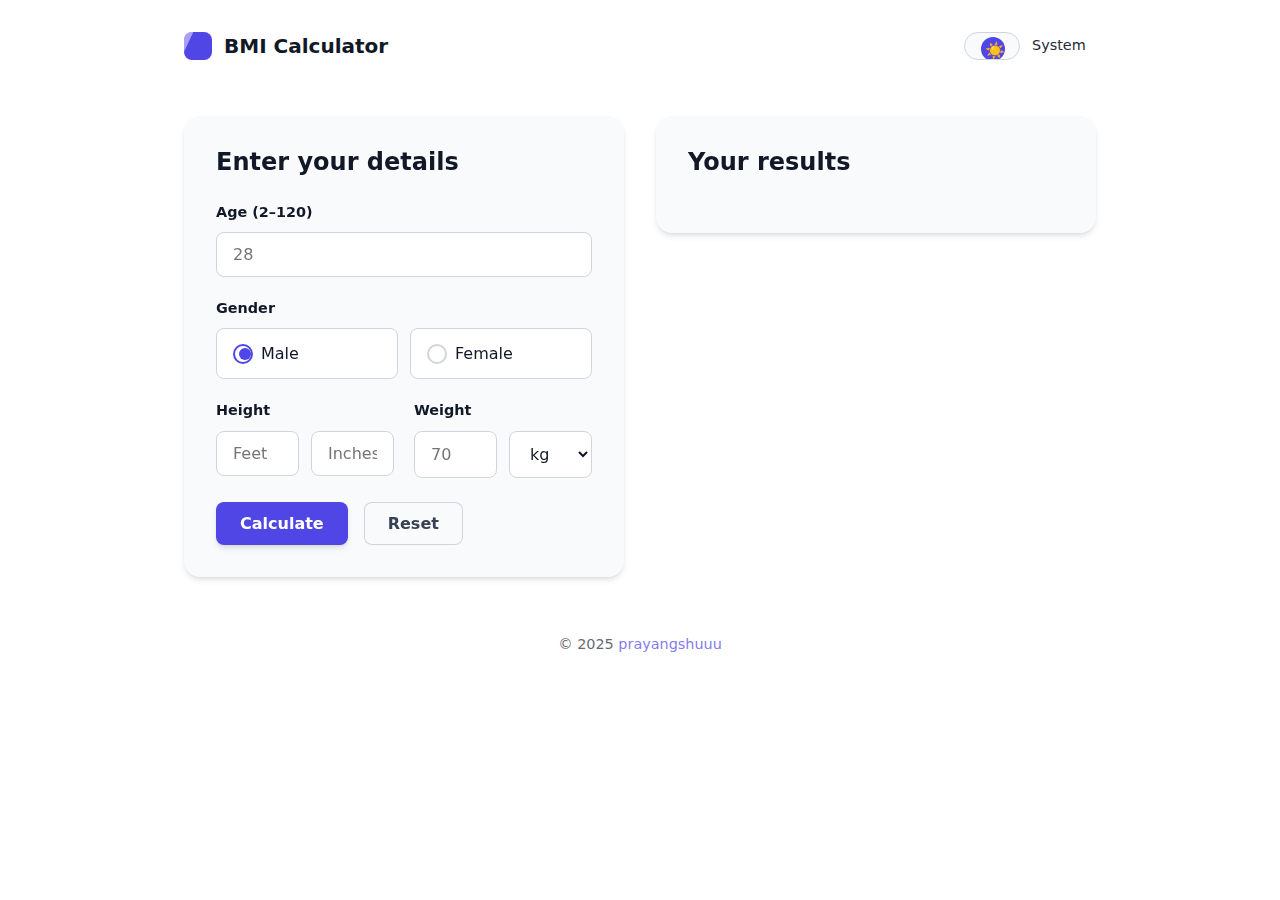
<file: BMI Calculator/index.html>
<!DOCTYPE html>
<html lang="en" data-theme="system">
<head>
    <meta charset="utf-8" />
    <meta name="viewport" content="width=device-width, initial-scale=1" />
    <title>BMI Calculator</title>
    <link rel="stylesheet" href="styles.css" />
</head>
<body>
<!-- Header -->
<header class="wrap header">
    <h1 class="brand">
        <span class="logo" aria-hidden="true"></span>
        BMI Calculator
    </h1>
    <div class="header-actions">
        <div class="theme-select">
            <button id="themeBtn" class="toggle" aria-label="Toggle theme" data-mode="system">
            <span class="toggle-knob">
              <span class="icon-sun" aria-hidden="true"></span>
              <span class="icon-moon" aria-hidden="true"></span>
            </span>
            </button>
            <span class="theme-label" id="themeLabel">System</span>
        </div>
    </div>
</header>

<!-- Main -->
<main class="wrap main">
    <section class="card form">
        <h2>Enter your details</h2>

        <div id="alert" class="alert" role="alert" aria-live="polite"></div>

        <form id="bmiForm" novalidate>
            <div class="grid">
                <div class="field">
                    <label for="age">Age (2–120)</label>
                    <input id="age" name="age" type="number" min="2" max="120" placeholder="28" required />
                </div>

                <div class="field">
                    <label>Gender</label>
                    <div class="row">
                        <label class="radio">
                            <input type="radio" name="gender" value="male" checked />
                            <span>Male</span>
                        </label>
                        <label class="radio">
                            <input type="radio" name="gender" value="female" />
                            <span>Female</span>
                        </label>
                    </div>
                </div>

                <div class="field">
                    <label for="heightFt">Height</label>
                    <div class="row">
                        <input id="heightFt" name="heightFt" type="number" min="0" placeholder="Feet" required />
                        <input id="heightIn" name="heightIn" type="number" min="0" placeholder="Inches" required />
                    </div>
                </div>

                <div class="field">
                    <label for="weight">Weight</label>
                    <div class="row">
                        <input id="weight" name="weight" type="number" min="0" step="0.1" placeholder="70" required />
                        <select id="unit" name="unit" aria-label="Weight unit">
                            <option value="kg" selected>kg</option>
                            <option value="lb">lb</option>
                        </select>
                    </div>
                </div>
            </div>

            <div class="actions">
                <button class="btn" id="calcBtn" type="submit">Calculate</button>
                <button class="btn ghost" id="resetBtn" type="button">Reset</button>
            </div>
        </form>
    </section>

    <section class="card results" aria-live="polite">
        <h2>Your results</h2>

        <div id="results" class="results-body" hidden>
            <div class="kpis">
                <div class="pill" id="bmiPill">BMI: —</div>
                <div class="pill" id="classPill">Category: —</div>
                <div class="pill" id="bfpPill">Est. Body Fat: —</div>
            </div>

            <div class="meter">
                <div id="meterBar" class="bar"></div>
            </div>
            <p class="muted" id="rangeText">Healthy BMI range: 18.5–24.9</p>

            <div class="panel">
                <strong>Interpretation</strong>
                <p id="interpretation">Fill the form and click “Calculate”.</p>
            </div>
        </div>
    </section>
</main>

<!-- Footer -->
<footer class="wrap footer">
    © 2025 <a href="https://github.com/prayangshuuu" target="_blank" rel="noopener noreferrer">prayangshuuu</a>
</footer>

<script src="scripts.js" defer></script>
</body>
</html>
</file>
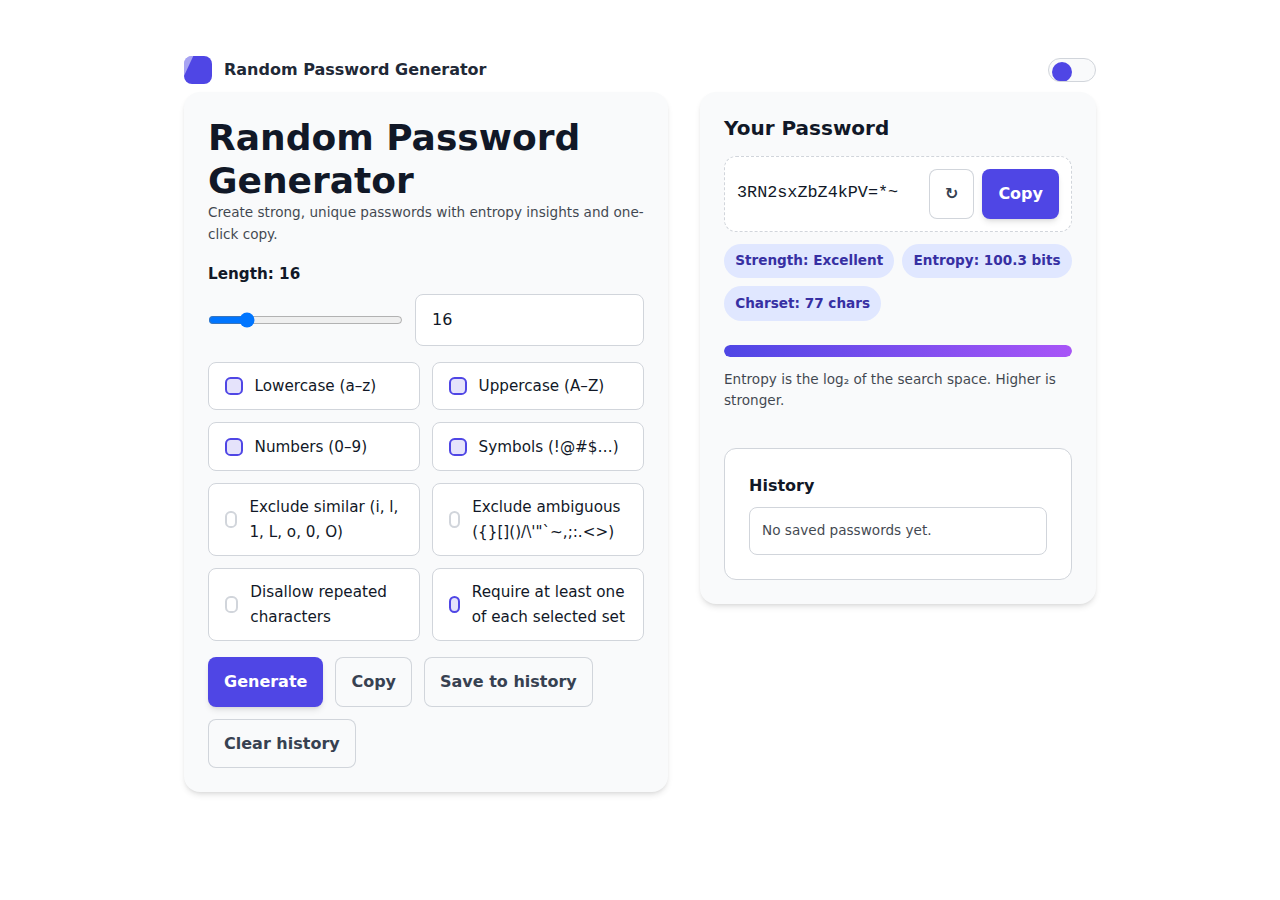
<file: RandomPasswordGenerator/index.html>
<!-- index.html -->
<!DOCTYPE html>
<html lang="en" data-theme="light">
<head>
    <meta charset="utf-8" />
    <meta name="viewport" content="width=device-width, initial-scale=1" />
    <title>Random Password Generator</title>
    <link rel="stylesheet" href="styles.css" />
</head>
<body>
<div class="wrap">
    <header class="header">
        <div class="brand">
            <span class="logo" aria-hidden="true"></span>
            <span>Random Password Generator</span>
        </div>
        <div class="theme-select" data-mode="light">
            <button id="themeToggle" class="toggle" type="button" aria-label="Toggle theme">
                <span class="knob"></span>
            </button>
        </div>
    </header>

    <main class="main" id="app">
        <section class="card">
            <h1>Random Password Generator</h1>
            <p class="mini">Create strong, unique passwords with entropy insights and one-click copy.</p>

            <div class="field mt-1">
                <label for="length">Length: <strong><span id="lengthVal">16</span></strong></label>
                <div class="row">
                    <input id="length" type="range" min="6" max="64" value="16" step="1" aria-label="Password length" />
                    <input id="lengthNum" type="number" min="6" max="64" value="16" class="input" aria-label="Password length number" />
                </div>
            </div>

            <div class="options mt-1">
                <label class="check">
                    <input type="checkbox" id="lower" checked />
                    <span class="box" aria-hidden="true"></span>
                    <span class="text">Lowercase (a–z)</span>
                </label>

                <label class="check">
                    <input type="checkbox" id="upper" checked />
                    <span class="box" aria-hidden="true"></span>
                    <span class="text">Uppercase (A–Z)</span>
                </label>

                <label class="check">
                    <input type="checkbox" id="digits" checked />
                    <span class="box" aria-hidden="true"></span>
                    <span class="text">Numbers (0–9)</span>
                </label>

                <label class="check">
                    <input type="checkbox" id="symbols" checked />
                    <span class="box" aria-hidden="true"></span>
                    <span class="text">Symbols (!@#$…)</span>
                </label>

                <label class="check">
                    <input type="checkbox" id="noSimilar" />
                    <span class="box" aria-hidden="true"></span>
                    <span class="text">Exclude similar (i, l, 1, L, o, 0, O)</span>
                </label>

                <label class="check">
                    <input type="checkbox" id="noAmbig" />
                    <span class="box" aria-hidden="true"></span>
                    <span class="text">Exclude ambiguous ({}[]()/\'"`~,;:.&lt;&gt;)</span>
                </label>

                <label class="check">
                    <input type="checkbox" id="noRepeat" />
                    <span class="box" aria-hidden="true"></span>
                    <span class="text">Disallow repeated characters</span>
                </label>

                <label class="check">
                    <input type="checkbox" id="requireEach" checked />
                    <span class="box" aria-hidden="true"></span>
                    <span class="text">Require at least one of each selected set</span>
                </label>
            </div>

            <div class="actions">
                <button id="generate" class="btn primary" type="button">Generate</button>
                <button id="copy" class="btn ghost" type="button">Copy</button>
                <button id="save" class="btn ghost" type="button">Save to history</button>
                <button id="clearHistory" class="btn ghost" type="button">Clear history</button>
            </div>
        </section>

        <aside class="card results">
            <h2>Your Password</h2>
            <div class="output">
                <div class="password-display" aria-live="polite">
                    <div id="password" class="password-text" title="Generated password">—</div>
                    <div class="copy-wrap">
                        <button id="regen" class="btn ghost" type="button" title="Regenerate">↻</button>
                        <button id="copy2" class="btn primary" type="button" title="Copy">Copy</button>
                    </div>
                </div>

                <div class="kpis">
                    <span id="strengthLabel" class="pill">Strength: —</span>
                    <span id="entropyLabel" class="pill">Entropy: —</span>
                    <span id="charsetLabel" class="pill">Charset: —</span>
                </div>

                <div class="meter" aria-hidden="true"><div id="bar" class="bar"></div></div>
                <p class="mini" id="hint">Choose options to see strength and entropy.</p>

                <div class="panel mt-1">
                    <strong>History</strong>
                    <div id="history" class="history" aria-label="Saved passwords history"></div>
                </div>
            </div>
        </aside>
    </main>
</div>

<script src="scripts.js" defer></script>
</body>
</html>
</file>
<file: BMI Calculator/styles.css>
/*
---
Name: BMI Calculator Styles
Desc: Modern, SaaS-style theme with light/dark modes.
---
*/

/* 1. Root & Theming
----------------------------------------------- */
:root {
    --ease-out-quad: cubic-bezier(0.25, 0.46, 0.45, 0.94);
    --ease-in-out-cubic: cubic-bezier(0.65, 0, 0.35, 1);

    /* Default to light theme */
    --bg: #ffffff;
    --fg: #1f2937;
    --card-bg: #f9fafb;
    --card-fg: #111827;
    --border: #d1d5db;
    --border-focus: #3b82f6;
    --shadow: 0 4px 6px -1px rgb(0 0 0 / 0.1), 0 2px 4px -2px rgb(0 0 0 / 0.1);
    --shadow-lg: 0 10px 15px -3px rgb(0 0 0 / 0.1), 0 4px 6px -4px rgb(0 0 0 / 0.1);

    --primary: #4f46e5;
    --primary-fg: #ffffff;
    --primary-hover: #4338ca;

    --ghost-fg: #374151;
    --ghost-hover-bg: #f3f4f6;

    --error-bg: #fef2f2;
    --error-fg: #991b1b;
    --error-border: #fca5a5;

    --pill-bg: #e0e7ff;
    --pill-fg: #3730a3;

    --meter-bg: #e5e7eb;
    --meter-bar: linear-gradient(90deg, #4f46e5 0%, #a855f7 100%);
}

[data-theme="dark"] {
    --bg: #111827;
    --fg: #d1d5db;
    --card-bg: #1f2937;
    --card-fg: #f9fafb;
    --border: #4b5563;
    --border-focus: #60a5fa;
    --shadow: 0 4px 6px -1px rgb(0 0 0 / 0.2), 0 2px 4px -2px rgb(0 0 0 / 0.2);
    --shadow-lg: 0 10px 15px -3px rgb(0 0 0 / 0.2), 0 4px 6px -4px rgb(0 0 0 / 0.2);

    --primary: #6366f1;
    --primary-fg: #ffffff;
    --primary-hover: #818cf8;

    --ghost-fg: #d1d5db;
    --ghost-hover-bg: #374151;

    --error-bg: #450a0a;
    --error-fg: #fca5a5;
    --error-border: #7f1d1d;

    --pill-bg: #3730a3;
    --pill-fg: #e0e7ff;

    --meter-bg: #374151;
}

/* 2. Global Resets & Body
----------------------------------------------- */
*, *::before, *::after {
    box-sizing: border-box;
    margin: 0;
    padding: 0;
}

html {
    color-scheme: light dark;
    scroll-behavior: smooth;
}

body {
    font-family: system-ui, -apple-system, BlinkMacSystemFont, "Segoe UI", Roboto,
    Oxygen, Ubuntu, Cantarell, "Open Sans", "Helvetica Neue", sans-serif;
    min-height: 100vh;
    background-color: var(--bg);
    color: var(--fg);
    line-height: 1.6;
    transition: background-color 0.3s var(--ease-out-quad), color 0.3s var(--ease-out-quad);
    perspective: 1000px; /* For parallax effect */
    overflow-x: hidden;
}

h1, h2, h3, h4, h5, h6 {
    font-weight: 700;
    color: var(--card-fg);
    line-height: 1.2;
}

h2 {
    font-size: 1.5rem;
    margin-bottom: 1.5rem;
}

a {
    color: var(--primary);
    text-decoration: none;
}
a:hover {
    text-decoration: underline;
}

img, svg {
    max-width: 100%;
    height: auto;
    display: block;
}

input, button, select, textarea {
    font-family: inherit;
    font-size: 1rem;
    color: inherit;
}

/* 3. Layout Utilities
----------------------------------------------- */
.wrap {
    width: 100%;
    max-width: 960px;
    margin: 0 auto;
    padding: 1.5rem;
}

.grid {
    display: grid;
    grid-template-columns: 1fr;
    gap: 1.25rem;
}

.row {
    display: flex;
    gap: 0.75rem;
}

.row > * {
    flex: 1;
}

.muted {
    font-size: 0.9rem;
    color: var(--fg);
    opacity: 0.7;
}

/* 4. Header & Theme Toggle
----------------------------------------------- */
.header {
    padding-top: 2rem;
    padding-bottom: 2rem;
    display: flex;
    justify-content: space-between;
    align-items: center;
}

.brand {
    font-size: 1.25rem;
    font-weight: 700;
    display: flex;
    align-items: center;
    gap: 0.75rem;
}

/* Simple CSS-only logo */
.logo {
    display: flex;
    width: 28px;
    height: 28px;
    border-radius: 8px;
    background-color: var(--primary);
    position: relative;
    overflow: hidden;
}
.logo::before {
    content: '';
    position: absolute;
    width: 10px;
    height: 150%;
    background: rgba(255, 255, 255, 0.5);
    transform: rotate(25deg) translate(-10px, -10px);
}

.theme-select {
    display: flex;
    align-items: center;
    gap: 0.75rem;
}
.theme-label {
    font-size: 0.9rem;
    font-weight: 500;
    width: 4rem; /* Keep width consistent */
}

/* Theme Toggle Button */
.toggle {
    --knob-size: 1.5rem;
    --track-w: 3.5rem;
    --track-h: 1.75rem;

    appearance: none;
    border: none;
    background: var(--card-bg);
    border: 1px solid var(--border);
    width: var(--track-w);
    height: var(--track-h);
    border-radius: 99px;
    cursor: pointer;
    padding: 0.25rem;
    position: relative;
    overflow: hidden; /* For ripple */
    transition: background-color 0.2s ease, border-color 0.2s ease;
}
.toggle:focus-visible {
    outline: 2px solid var(--border-focus);
    outline-offset: 2px;
}
.toggle-knob {
    display: block;
    width: var(--knob-size);
    height: var(--knob-size);
    border-radius: 50%;
    background: var(--primary);
    position: relative;
    display: grid;
    place-items: center;
    transform: translateX(0);
    transition: transform 0.3s var(--ease-in-out-cubic);
}

/* Ripple Effect (uses JS --x, --y) */
.toggle::after {
    content: "";
    position: absolute;
    top: var(--y);
    left: var(--x);
    width: 0;
    height: 0;
    background-color: rgba(255, 255, 255, 0.2);
    border-radius: 50%;
    transform: translate(-50%, -50%);
    transition: width 0.5s, height 0.5s;
}
.toggle:active::after {
    width: 200px;
    height: 200px;
}

/* Sun/Moon Icons */
.icon-sun, .icon-moon {
    width: 1rem;
    height: 1rem;
    color: var(--primary-fg);
    position: absolute;
    opacity: 0;
    transform: scale(0.5);
    transition: opacity 0.3s ease, transform 0.3s ease;
}
.icon-sun::before { content: '☀️'; }
.icon-moon::before { content: '🌙'; }

/* Toggle States */
[data-mode="system"] .toggle-knob { transform: translateX(calc( (var(--track-w) - var(--knob-size)) / 2 - 0.25rem )); }
[data-mode="dark"] .toggle-knob { transform: translateX(calc( var(--track-w) - var(--knob-size) - 0.5rem )); }

[data-mode="system"] .icon-sun,
[data-theme="light"] [data-mode="system"] .icon-sun,
[data-theme="light"] [data-mode="light"] .icon-sun {
    opacity: 1; transform: scale(1);
}

[data-mode="system"] .icon-moon,
[data-theme="dark"] [data-mode="system"] .icon-moon,
[data-theme="dark"] [data-mode="dark"] .icon-moon {
    opacity: 1; transform: scale(1);
}

/* Hide the inactive icon */
[data-theme="dark"] [data-mode="system"] .icon-sun,
[data-theme="light"] [data-mode="system"] .icon-moon {
    opacity: 0;
}

/* 5. Main Content & Cards
----------------------------------------------- */
.main {
    display: grid;
    grid-template-columns: 1fr;
    gap: 2rem;
    align-items: start;
}

.card {
    background: var(--card-bg);
    color: var(--card-fg);
    border-radius: 1rem;
    padding: 2rem;
    box-shadow: var(--shadow);
    transition: background-color 0.3s ease,
    box-shadow 0.3s ease,
    transform 0.1s linear;
    /* Use the JS parallax variables */
    transform: rotateX(var(--tiltX, 0)) rotateY(var(--tiltY, 0));
}

.card.results {
    /* Sticky position for desktop */
    position: sticky;
    top: 2rem;
}

/* 6. Form Elements
----------------------------------------------- */
.form .actions {
    margin-top: 1.5rem;
    display: flex;
    gap: 1rem;
}

.field {
    display: flex;
    flex-direction: column;
    gap: 0.5rem;
}

.field label:not(.radio) {
    font-weight: 600;
    font-size: 0.9rem;
}

input[type="number"],
select {
    width: 100%;
    padding: 0.75rem 1rem;
    border: 1px solid var(--border);
    background: var(--bg);
    border-radius: 0.5rem;
    font-size: 1rem;
    transition: border-color 0.2s ease, box-shadow 0.2s ease;
}
input[type="number"]:focus-visible,
select:focus-visible {
    outline: none;
    border-color: var(--border-focus);
    box-shadow: 0 0 0 3px color-mix(in srgb, var(--border-focus) 30%, transparent);
}
/* Hide number input spinners */
input[type="number"] { -moz-appearance: textfield; }
input[type="number"]::-webkit-outer-spin-button,
input[type="number"]::-webkit-inner-spin-button {
    -webkit-appearance: none;
    margin: 0;
}

/* Custom Radio Button */
.radio {
    display: flex;
    align-items: center;
    gap: 0.75rem;
    cursor: pointer;
    padding: 0.75rem 1rem;
    border: 1px solid var(--border);
    border-radius: 0.5rem;
    background: var(--bg);
    transition: border-color 0.2s ease, box-shadow 0.2s ease;
}
.radio:hover {
    border-color: var(--border-focus);
}
.radio input {
    /* Hide the real radio button */
    opacity: 0;
    width: 0;
    height: 0;
    position: absolute;
}
.radio span {
    position: relative;
    padding-left: 1.75rem; /* Space for custom radio */
}
/* Custom radio circle */
.radio span::before {
    content: '';
    position: absolute;
    left: 0;
    top: 50%;
    transform: translateY(-50%);
    width: 1.25rem;
    height: 1.25rem;
    border: 2px solid var(--border);
    border-radius: 50%;
    background: var(--bg);
    transition: border-color 0.2s ease;
}
/* Custom radio inner dot */
.radio span::after {
    content: '';
    position: absolute;
    left: 6px; /* (1.25rem - 0.5rem) / 2 + 1px border */
    top: 50%;
    transform: translateY(-50%) scale(0);
    width: 0.75rem;
    height: 0.75rem;
    border-radius: 50%;
    background: var(--primary);
    transition: transform 0.2s var(--ease-out-quad);
}
/* Checked state */
.radio input:checked + span::before {
    border-color: var(--primary);
}
.radio input:checked + span::after {
    transform: translateY(-50%) scale(1);
}
.radio input:focus-visible + span::before {
    outline: 2px solid var(--border-focus);
    outline-offset: 2px;
}

/* 7. Buttons
----------------------------------------------- */
.btn {
    padding: 0.75rem 1.5rem;
    border: none;
    border-radius: 0.5rem;
    font-weight: 600;
    cursor: pointer;
    transition: background-color 0.2s ease,
    color 0.2s ease,
    box-shadow 0.2s ease,
    transform 0.1s ease;
}
.btn:focus-visible {
    outline: 2px solid var(--border-focus);
    outline-offset: 2px;
}
.btn:active {
    transform: scale(0.98);
}

/* Primary Button */
.btn:not(.ghost) {
    background: var(--primary);
    color: var(--primary-fg);
    box-shadow: var(--shadow);
}
.btn:not(.ghost):hover {
    background: var(--primary-hover);
    box-shadow: var(--shadow-lg);
}

/* Ghost Button */
.btn.ghost {
    background: transparent;
    color: var(--ghost-fg);
    box-shadow: 0 0 0 1px var(--border) inset;
}
.btn.ghost:hover {
    background: var(--ghost-hover-bg);
}

/* 8. Alert
----------------------------------------------- */
.alert {
    display: none; /* Hidden by default */
    padding: 1rem;
    margin-bottom: 1.5rem;
    border-radius: 0.5rem;
    font-weight: 500;
    background: var(--error-bg);
    color: var(--error-fg);
    border: 1px solid var(--error-border);
}

/* 9. Results
----------------------------------------------- */
.results-body[hidden] {
    display: none;
}
.results-body {
    animation: fadeIn 0.5s var(--ease-out-quad);
}

@keyframes fadeIn {
    from { opacity: 0; transform: translateY(10px); }
    to { opacity: 1; transform: translateY(0); }
}

.kpis {
    display: flex;
    gap: 0.75rem;
    flex-wrap: wrap;
}
.pill {
    background: var(--pill-bg);
    color: var(--pill-fg);
    padding: 0.5rem 1rem;
    border-radius: 99px;
    font-size: 0.9rem;
    font-weight: 500;
}

.meter {
    width: 100%;
    height: 0.75rem;
    background: var(--meter-bg);
    border-radius: 99px;
    overflow: hidden;
    margin: 1.5rem 0 0.5rem;
}
.bar {
    height: 100%;
    width: 0%; /* JS controls this */
    background: var(--meter-bar);
    border-radius: 99px;
    transition: width 0.8s var(--ease-in-out-cubic);
}

.panel {
    margin-top: 1.5rem;
    padding: 1.5rem;
    background: var(--bg); /* Slightly different from card-bg */
    border-radius: 0.75rem;
    border: 1px solid var(--border);
}
.panel strong {
    display: block;
    margin-bottom: 0.5rem;
    color: var(--card-fg);
}

/* 10. Footer
----------------------------------------------- */
.footer {
    text-align: center;
    padding: 2rem 1rem;
    font-size: 0.9rem;
    color: var(--fg);
    opacity: 0.7;
}

/* 11. Responsive Design
----------------------------------------------- */
@media (min-width: 768px) {
    .main {
        grid-template-columns: 1fr 1fr;
    }
}

@media (min-width: 600px) {
    .grid {
        grid-template-columns: 1fr 1fr;
    }
    /* Make age/gender span full width */
    .grid .field:nth-child(1),
    .grid .field:nth-child(2) {
        grid-column: 1 / -1;
    }
}
</file>
<file: RandomPasswordGenerator/styles.css>
/* styles.css */

/* Header */
:root {
    --ease-out-quad: cubic-bezier(0.25, 0.46, 0.45, 0.94);
    --ease-in-out-cubic: cubic-bezier(0.65, 0, 0.35, 1);
    --bg: #ffffff;
    --fg: #1f2937;
    --card-bg: #f9fafb;
    --card-fg: #111827;
    --border: #d1d5db;
    --border-focus: #3b82f6;
    --shadow: 0 4px 6px -1px rgb(0 0 0 / 0.1), 0 2px 4px -2px rgb(0 0 0 / 0.1);
    --shadow-lg: 0 10px 15px -3px rgb(0 0 0 / 0.1), 0 4px 6px -4px rgb(0 0 0 / 0.1);
    --primary: #4f46e5;
    --primary-fg: #ffffff;
    --primary-hover: #4338ca;
    --ghost-fg: #374151;
    --ghost-hover-bg: #f3f4f6;
    --error-bg: #fef2f2;
    --error-fg: #991b1b;
    --error-border: #fca5a5;
    --pill-bg: #e0e7ff;
    --pill-fg: #3730a3;
    --meter-bg: #e5e7eb;
    --meter-bar: linear-gradient(90deg, #4f46e5 0%, #a855f7 100%);
}

/* Header */
[data-theme="dark"] {
    --bg: #111827;
    --fg: #d1d5db;
    --card-bg: #1f2937;
    --card-fg: #f9fafb;
    --border: #4b5563;
    --border-focus: #60a5fa;
    --shadow: 0 4px 6px -1px rgb(0 0 0 / 0.2), 0 2px 4px -2px rgb(0 0 0 / 0.2);
    --shadow-lg: 0 10px 15px -3px rgb(0 0 0 / 0.2), 0 4px 6px -4px rgb(0 0 0 / 0.2);
    --primary: #6366f1;
    --primary-fg: #ffffff;
    --primary-hover: #818cf8;
    --ghost-fg: #d1d5db;
    --ghost-hover-bg: #374151;
    --error-bg: #450a0a;
    --error-fg: #fca5a5;
    --error-border: #7f1d1d;
    --pill-bg: #3730a3;
    --pill-fg: #e0e7ff;
    --meter-bg: #374151;
}

/* Header */
*, *::before, *::after { box-sizing: border-box; margin: 0; padding: 0; }
html { color-scheme: light dark; scroll-behavior: smooth; }
body {
    font-family: system-ui, -apple-system, BlinkMacSystemFont, "Segoe UI", Roboto, Oxygen, Ubuntu, Cantarell, "Open Sans", "Helvetica Neue", sans-serif;
    min-height: 100vh;
    background-color: var(--bg);
    color: var(--fg);
    line-height: 1.6;
    transition: background-color .3s var(--ease-out-quad), color .3s var(--ease-out-quad);
    overflow-x: hidden;
}
h1, h2, h3, h4, h5, h6 { font-weight: 700; color: var(--card-fg); line-height: 1.2; }
h1 { font-size: clamp(1.5rem, 2.2vw + 1rem, 2.25rem); }
h2 { font-size: 1.25rem; margin-bottom: 1rem; }
a { color: var(--primary); text-decoration: none; }
a:hover { text-decoration: underline; }
input, button, select, textarea { font: inherit; color: inherit; }

/* Header */
.wrap { width: 100%; max-width: 960px; margin: 0 auto; padding: 1.5rem; }
.main { display: grid; grid-template-columns: 1fr; gap: 2rem; align-items: start; }
@media (min-width: 768px) { .main { grid-template-columns: 1.1fr 0.9fr; } }
.header { padding: 2rem 0 .5rem; display: flex; justify-content: space-between; align-items: center; }
.brand { font-weight: 800; display: flex; align-items: center; gap: .75rem; }
.logo { display: inline-flex; width: 28px; height: 28px; border-radius: 8px; background: var(--primary); position: relative; overflow: hidden; }
.logo::before { content: ""; position: absolute; width: 10px; height: 150%; background: rgb(255 255 255 / .5); transform: rotate(25deg) translate(-10px, -10px); }
.theme-select { display: flex; align-items: center; gap: .75rem; }

/* Header */
.toggle { --knob-size: 1.25rem; --track-w: 3rem; --track-h: 1.5rem; appearance: none; border: 1px solid var(--border); background: var(--card-bg); width: var(--track-w); height: var(--track-h); border-radius: 999px; cursor: pointer; padding: .2rem; position: relative; overflow: hidden; transition: background-color .2s ease, border-color .2s ease; }
.toggle:focus-visible { outline: 2px solid var(--border-focus); outline-offset: 2px; }
.toggle .knob { width: var(--knob-size); height: var(--knob-size); border-radius: 50%; background: var(--primary); display: block; transform: translateX(0); transition: transform .3s var(--ease-in-out-cubic); }
.toggle[data-mode="dark"] .knob { transform: translateX(calc(var(--track-w) - var(--knob-size) - .6rem)); }

/* Header */
.card { background: var(--card-bg); color: var(--card-fg); border-radius: 1rem; padding: 1.5rem; box-shadow: var(--shadow); transition: background-color .3s ease, box-shadow .3s ease, transform .1s linear; animation: slideInUp .5s var(--ease-out-quad) backwards; }
.card.results { position: sticky; top: 1rem; animation-delay: .1s; }

/* Header */
.row { display: flex; gap: .75rem; }
.row > * { flex: 1; }
.mt-1 { margin-top: 1rem; }

/* Header */
.field { display: flex; flex-direction: column; gap: .5rem; }
.field label { font-weight: 600; font-size: .95rem; }
input[type="text"], input[type="number"], select, .input { width: 100%; padding: .75rem 1rem; border: 1px solid var(--border); background: var(--bg); border-radius: .5rem; font-size: 1rem; transition: border-color .2s ease, box-shadow .2s ease; }
input[type="text"]:focus-visible, input[type="number"]:focus-visible, select:focus-visible, .input:focus-visible { outline: none; border-color: var(--border-focus); box-shadow: 0 0 0 3px color-mix(in srgb, var(--border-focus) 30%, transparent); }

/* Header */
.options { display: grid; grid-template-columns: 1fr; gap: .75rem; }
@media (min-width: 600px) { .options { grid-template-columns: 1fr 1fr; } }

/* Header */
.check { display: flex; align-items: center; gap: .75rem; cursor: pointer; padding: .7rem 1rem; border: 1px solid var(--border); border-radius: .5rem; background: var(--bg); transition: border-color .2s ease, box-shadow .2s ease; }
.check:hover { border-color: var(--border-focus); }
.check input { width: 0; height: 0; opacity: 0; position: absolute; }
.check .box { width: 1.1rem; height: 1.1rem; border: 2px solid var(--border); border-radius: .35rem; display: grid; place-items: center; transition: border-color .2s ease, background-color .2s ease; }
.check input:checked + .box { border-color: var(--primary); background: color-mix(in srgb, var(--primary) 15%, transparent); }
.check .text { font-size: .95rem; }

/* Header */
.actions { margin-top: 1rem; display: flex; flex-wrap: wrap; gap: .75rem; }
.btn { padding: .75rem 1rem; border: none; border-radius: .5rem; font-weight: 700; cursor: pointer; transition: background-color .2s, color .2s, box-shadow .2s, transform .2s var(--ease-out-quad); }
.btn:focus-visible { outline: 2px solid var(--border-focus); outline-offset: 2px; }
.btn:active { transform: scale(.98); }
.btn.primary { background: var(--primary); color: var(--primary-fg); box-shadow: var(--shadow); }
.btn.primary:hover { background: var(--primary-hover); box-shadow: var(--shadow-lg); transform: scale(1.02); }
.btn.ghost { background: transparent; color: var(--ghost-fg); box-shadow: inset 0 0 0 1px var(--border); }
.btn.ghost:hover { background: var(--ghost-hover-bg); transform: scale(1.02); }

/* Header */
.output { display: grid; gap: .75rem; }
.password-display { display: grid; grid-template-columns: 1fr auto; gap: .5rem; align-items: center; padding: .75rem; border: 1px dashed var(--border); border-radius: .75rem; background: var(--bg); }
.password-text { font-family: ui-monospace, SFMono-Regular, Menlo, Monaco, Consolas, "Liberation Mono", "Courier New", monospace; font-size: 1.05rem; overflow-wrap: anywhere; }
.copy-wrap { display: flex; gap: .5rem; }

/* Header */
.kpis { display: flex; gap: .5rem; flex-wrap: wrap; }
.pill { background: var(--pill-bg); color: var(--pill-fg); padding: .4rem .7rem; border-radius: 999px; font-size: .85rem; font-weight: 600; }

/* Header */
.meter { width: 100%; height: .75rem; background: var(--meter-bg); border-radius: 99px; overflow: hidden; margin-top: .75rem; }
.bar { height: 100%; width: 0%; background: var(--meter-bar); border-radius: 99px; transition: width .6s var(--ease-in-out-cubic); }

/* Header */
.mini { font-size: .85rem; opacity: .8; }
.panel { margin-top: 1.5rem; padding: 1.5rem; background: var(--bg); border-radius: .75rem; border: 1px solid var(--border); }
.panel strong { display: block; margin-bottom: .5rem; color: var(--card-fg); }
.history { display: grid; gap: .5rem; max-height: 240px; overflow: auto; border: 1px solid var(--border); border-radius: .5rem; padding: .75rem; background: var(--bg); }
.history-item { display: grid; grid-template-columns: 1fr auto; gap: .5rem; align-items: center; font-family: ui-monospace, monospace; font-size: .95rem; }

/* Header */
.footer { text-align: center; padding: 2rem 1rem; font-size: .9rem; opacity: .7; }

/* Header */
@keyframes slideInUp { from { opacity: 0; transform: translateY(16px); } to { opacity: 1; transform: translateY(0); } }
</file>
